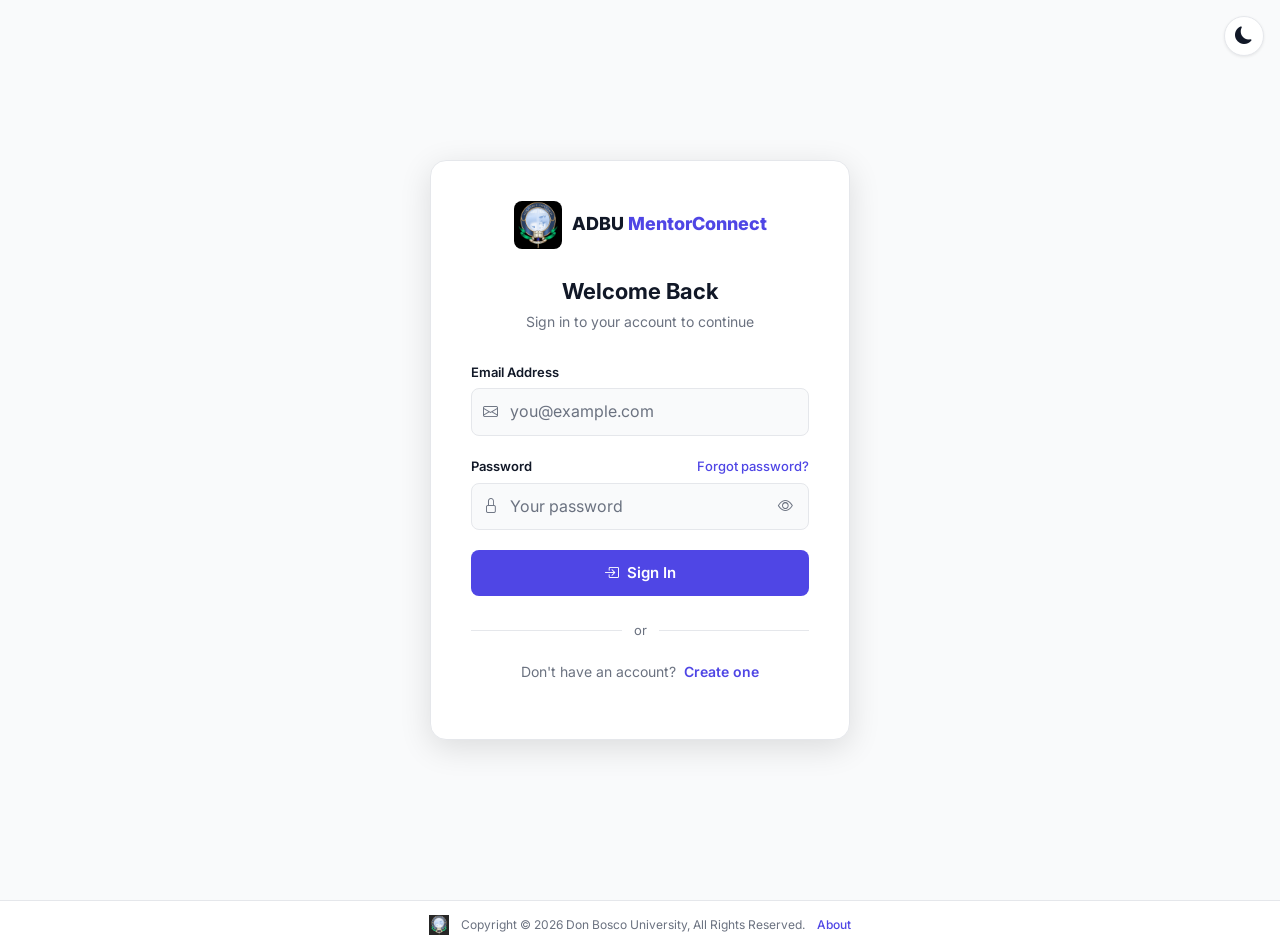
<file: index.html>
<!DOCTYPE html>
<html lang="en">
<head>
  <meta charset="UTF-8">
  <meta name="viewport" content="width=device-width, initial-scale=1.0">
  <title>Login – ADBU MentorConnect</title>
  <link rel="stylesheet" href="https://cdn.jsdelivr.net/npm/bootstrap@5.3.2/dist/css/bootstrap.min.css">
  <link rel="stylesheet" href="https://cdn.jsdelivr.net/npm/bootstrap-icons@1.11.3/font/bootstrap-icons.min.css">
  <link rel="stylesheet" href="css/styles.css">
  <script src="https://js.hcaptcha.com/1/api.js" async defer></script>
</head>
<body style="display:flex; flex-direction:column; min-height:100vh;">
  <div class="auth-bg-pattern"></div>

  <button class="theme-icon-btn" id="themeToggle" title="Toggle theme"
    style="position:fixed;top:1rem;right:1rem;z-index:10;width:2.5rem;height:2.5rem;
           border-radius:50%;background:var(--card);border:1px solid var(--border);
           color:var(--text);font-size:1.1rem;cursor:pointer;display:flex;
           align-items:center;justify-content:center;box-shadow:var(--shadow-sm)">
    <i class="bi bi-moon-fill"></i>
  </button>

  <div class="auth-page" style="flex:1;">
    <div class="auth-card animate-in">

      <div class="auth-logo">
        <img src="assets/logo.png" alt="ADBU" class="auth-logo-img">
        <div class="auth-logo-text">ADBU <span>MentorConnect</span></div>
      </div>

      <h1 class="auth-title">Welcome Back</h1>
      <p class="auth-subtitle">Sign in to your account to continue</p>

      <div id="loginAlert" style="display:none;margin-bottom:1rem"></div>

      <div class="form-group">
        <label class="form-label">Email Address</label>
        <div class="input-group-custom">
          <i class="bi bi-envelope input-icon"></i>
          <input type="email" id="loginEmail" class="form-control-custom"
                 placeholder="you@example.com" autocomplete="email">
        </div>
      </div>

      <div class="form-group">
        <label class="form-label" style="display:flex;justify-content:space-between;align-items:center">
          Password
          <a href="pages/forgot-password.html" style="font-weight:500;font-size:0.8125rem">Forgot password?</a>
        </label>
        <div class="input-group-custom">
          <i class="bi bi-lock input-icon"></i>
          <input type="password" id="loginPassword" class="form-control-custom"
                 placeholder="Your password" autocomplete="current-password">
          <i class="bi bi-eye input-icon-right" id="togglePassword" style="cursor:pointer"></i>
        </div>
      </div>

      <div class="form-group">
        <div class="h-captcha" data-sitekey="site_key_here"
             data-theme="light" id="hcaptchaWidget"></div>
        <div id="captchaError" style="display:none;color:var(--danger);font-size:0.8125rem;margin-top:0.25rem">
          <i class="bi bi-exclamation-circle me-1"></i>Please complete the CAPTCHA.
        </div>
      </div>

      <button class="btn-primary-custom w-100 justify-content-center" id="loginBtn"
              style="height:2.875rem;font-size:0.9375rem">
        <i class="bi bi-box-arrow-in-right"></i> Sign In
      </button>

      <div class="divider-text" style="margin:1.5rem 0 1.25rem">or</div>

      <p style="text-align:center;font-size:0.875rem;color:var(--text-muted)">
        Don't have an account?
        <a href="pages/register.html" style="font-weight:600;margin-left:0.25rem">Create one</a>
      </p>
    </div>
  </div>

  <footer class="auth-footer">
    <img src="assets/logo.png" alt="Don Bosco University">
    <span>Copyright &copy; 2026 Don Bosco University, All Rights Reserved.</span>
    <a href="pages/about.php">About</a>
  </footer>

  <script src="https://cdn.jsdelivr.net/npm/bootstrap@5.3.2/dist/js/bootstrap.bundle.min.js"></script>
  <script src="js/app.js"></script>
  <script>
    document.getElementById('togglePassword').addEventListener('click', function () {
      const input = document.getElementById('loginPassword');
      const isText = input.type === 'text';
      input.type = isText ? 'password' : 'text';
      this.className = isText ? 'bi bi-eye input-icon-right' : 'bi bi-eye-slash input-icon-right';
    });

    document.getElementById('loginBtn').addEventListener('click', async () => {
      const btn     = document.getElementById('loginBtn');
      const alertEl = document.getElementById('loginAlert');
      const email   = document.getElementById('loginEmail').value.trim();
      const password = document.getElementById('loginPassword').value;
      const captcha  = hcaptcha.getResponse();

      alertEl.style.display = 'none';
      document.getElementById('captchaError').style.display = 'none';

      if (!email || !password) { showAlert(alertEl, 'Please fill in all fields.', 'error'); return; }
      if (!captcha)             { document.getElementById('captchaError').style.display = 'block'; return; }

      setButtonLoading(btn, true, 'Signing in...');
      const res = await API.post('php/login.php', { email, password, 'h-captcha-response': captcha });
      setButtonLoading(btn, false);

      if (res.success) {
        showAlert(alertEl, 'Login successful! Redirecting…', 'success');
        setTimeout(() => window.location.href = res.redirect, 700);
      } else {
        showAlert(alertEl, res.message || 'Login failed.', 'error');
        hcaptcha.reset();
      }
    });

    document.getElementById('loginPassword').addEventListener('keypress', e => {
      if (e.key === 'Enter') document.getElementById('loginBtn').click();
    });

    function showAlert(el, msg, type) {
      el.style.display = 'flex';
      el.className = `alert-custom alert-${type}`;
      el.innerHTML = `<i class="bi bi-${type === 'success' ? 'check-circle' : 'exclamation-circle'} me-2"></i>${msg}`;
    }
  </script>
</body>
</html>
</file>
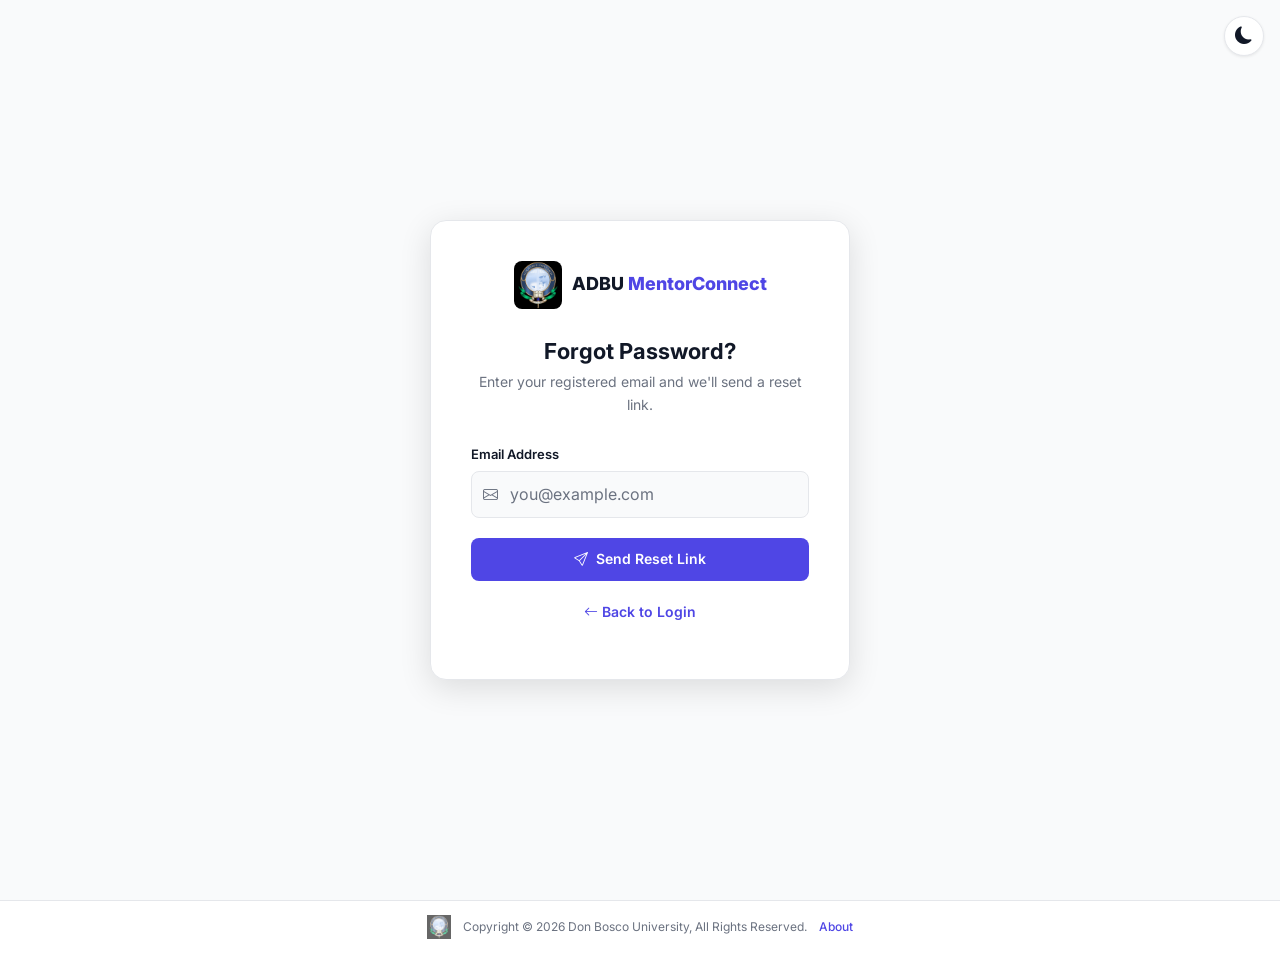
<file: pages/forgot-password.html>
<!DOCTYPE html>
<html lang="en">
<head>
  <meta charset="UTF-8">
  <meta name="viewport" content="width=device-width, initial-scale=1.0">
  <title>Forgot Password – ADBU MentorConnect</title>
  <link rel="stylesheet" href="https://cdn.jsdelivr.net/npm/bootstrap@5.3.2/dist/css/bootstrap.min.css">
  <link rel="stylesheet" href="https://cdn.jsdelivr.net/npm/bootstrap-icons@1.11.3/font/bootstrap-icons.min.css">
  <link rel="stylesheet" href="../css/styles.css">
  <script src="https://js.hcaptcha.com/1/api.js" async defer></script>
</head>
<body style="display:flex; flex-direction:column; min-height:100vh;">
<div class="auth-bg-pattern"></div>

<button class="theme-icon-btn" id="themeBtn" title="Toggle theme"
  style="position:fixed;top:1rem;right:1rem;z-index:10;width:2.5rem;height:2.5rem;
         border-radius:50%;background:var(--card);border:1px solid var(--border);
         color:var(--text);font-size:1.1rem;cursor:pointer;display:flex;
         align-items:center;justify-content:center;box-shadow:var(--shadow-sm)">
  <i class="bi bi-moon-fill"></i>
</button>

<div class="auth-page" style="flex:1;">
  <div class="auth-card animate-in">

    <div class="auth-logo"><img src="../assets/logo.png" alt="ADBU" class="auth-logo-img">
      
      <div class="auth-logo-text">ADBU <span>MentorConnect</span></div>
    </div>

    <!-- Email form -->
    <div id="step1">
      <h1 class="auth-title">Forgot Password?</h1>
      <p class="auth-subtitle">Enter your registered email and we'll send a reset link.</p>

      <div id="fpAlert" style="display:none;margin-bottom:1rem"></div>

      <div class="form-group">
        <label class="form-label">Email Address</label>
        <div class="input-group-custom">
          <i class="bi bi-envelope input-icon"></i>
          <input type="email" id="fpEmail" class="form-control-custom"
                 placeholder="you@example.com" autocomplete="email">
        </div>
      </div>

      <div class="form-group">
        <div class="h-captcha" data-sitekey="a06a7ca8-b958-41b8-8a4a-7ce6a722afde"></div>
        <div id="captchaError"
             style="display:none;color:var(--danger);font-size:0.8125rem;margin-top:0.25rem">
          <i class="bi bi-exclamation-circle me-1"></i>Please complete the CAPTCHA.
        </div>
      </div>

      <button class="btn-primary-custom w-100 justify-content-center" id="fpBtn">
        <i class="bi bi-send"></i> Send Reset Link
      </button>
    </div>

    <!-- Success -->
    <div id="step2" style="display:none;text-align:center">
      <div style="width:4rem;height:4rem;background:var(--accent-light);border-radius:50%;
                  display:flex;align-items:center;justify-content:center;
                  margin:0 auto 1rem;font-size:1.75rem">📧</div>
      <h2 class="auth-title">Check Your Inbox</h2>
      <p class="auth-subtitle">
        A reset link was sent to <strong id="sentEmail"></strong>.<br>
        It expires in <strong>1 hour</strong>.
      </p>

      <div style="background:var(--bg);border:1px solid var(--border);
                  border-radius:var(--radius-sm);padding:0.875rem;
                  font-size:0.8125rem;color:var(--text-muted);
                  text-align:left;margin-bottom:1.25rem">
        <p style="margin:0 0 0.375rem;font-weight:600;color:var(--text)">
          📌 Didn't receive it?
        </p>
        <ul style="margin:0;padding-left:1.1rem;line-height:1.9">
          <li>Check your <strong>spam / junk</strong> folder</li>
          <li>Make sure the email address is correct</li>
          <li>Wait up to 2 minutes</li>
        </ul>
      </div>

      <button class="btn-ghost-custom w-100 justify-content-center" onclick="resetForm()">
        <i class="bi bi-arrow-clockwise"></i> Try again
      </button>
    </div>

    <p style="text-align:center;font-size:0.875rem;color:var(--text-muted);margin-top:1.25rem">
      <a href="../index.html" style="font-weight:600">
        <i class="bi bi-arrow-left me-1"></i>Back to Login
      </a>
    </p>
  </div>
</div>

<script src="https://cdn.jsdelivr.net/npm/bootstrap@5.3.2/dist/js/bootstrap.bundle.min.js"></script>
<script src="../js/app.js"></script>
<script>
  // Theme button 
  const savedTheme = localStorage.getItem('theme') || 'light';
  if (savedTheme === 'dark') document.documentElement.setAttribute('data-theme','dark');
  document.getElementById('themeBtn').addEventListener('click', () => {
    const isDark = document.documentElement.getAttribute('data-theme') === 'dark';
    document.documentElement.setAttribute('data-theme', isDark ? 'light' : 'dark');
    localStorage.setItem('theme', isDark ? 'light' : 'dark');
    document.getElementById('themeBtn').innerHTML = isDark
      ? '<i class="bi bi-moon-fill"></i>'
      : '<i class="bi bi-sun-fill"></i>';
  });

  document.getElementById('fpBtn').addEventListener('click', async () => {
    const alertEl = document.getElementById('fpAlert');
    const email   = document.getElementById('fpEmail').value.trim();
    const captcha = (typeof hcaptcha !== 'undefined') ? hcaptcha.getResponse() : '';

    alertEl.style.display = 'none';
    document.getElementById('captchaError').style.display = 'none';

    if (!email) {
      showAlert(alertEl, 'error', 'Please enter your email address.');
      return;
    }
    if (!captcha) {
      document.getElementById('captchaError').style.display = 'block';
      return;
    }

    const btn = document.getElementById('fpBtn');
    setButtonLoading(btn, true, 'Sending…');

    try {
      const res = await API.post('../php/password_reset.php?action=request', {
        email,
        'h-captcha-response': captcha
      });

      if (!res.success) {
        showAlert(alertEl, 'error', res.message || 'Something went wrong.');
        if (typeof hcaptcha !== 'undefined') hcaptcha.reset();
        return;
      }

      // Success — show confirmation screen
      document.getElementById('step1').style.display = 'none';
      document.getElementById('step2').style.display = 'block';
      document.getElementById('sentEmail').textContent = email;

    } catch (e) {
      showAlert(alertEl, 'error', 'Network error. Please try again.');
    } finally {
      setButtonLoading(btn, false);
    }
  });

  document.getElementById('fpEmail').addEventListener('keypress', e => {
    if (e.key === 'Enter') document.getElementById('fpBtn').click();
  });

  function showAlert(el, type, msg) {
    el.style.display = 'flex';
    el.className = 'alert-custom alert-' + (type === 'error' ? 'error' : 'info');
    el.innerHTML = '<i class="bi bi-exclamation-circle me-2"></i>' + msg;
  }

  function resetForm() {
    document.getElementById('step1').style.display = 'block';
    document.getElementById('step2').style.display = 'none';
    document.getElementById('fpEmail').value = '';
    document.getElementById('fpAlert').style.display = 'none';
    if (typeof hcaptcha !== 'undefined') hcaptcha.reset();
  }
</script>
  <footer class="auth-footer">
    <img src="../assets/logo.png" alt="Don Bosco University" style="height:1.5rem;opacity:0.6">
    <span>Copyright &copy; 2026 Don Bosco University, All Rights Reserved.</span>
    <a href="about.php">About</a>
  </footer>
</body>
</html>
</file>
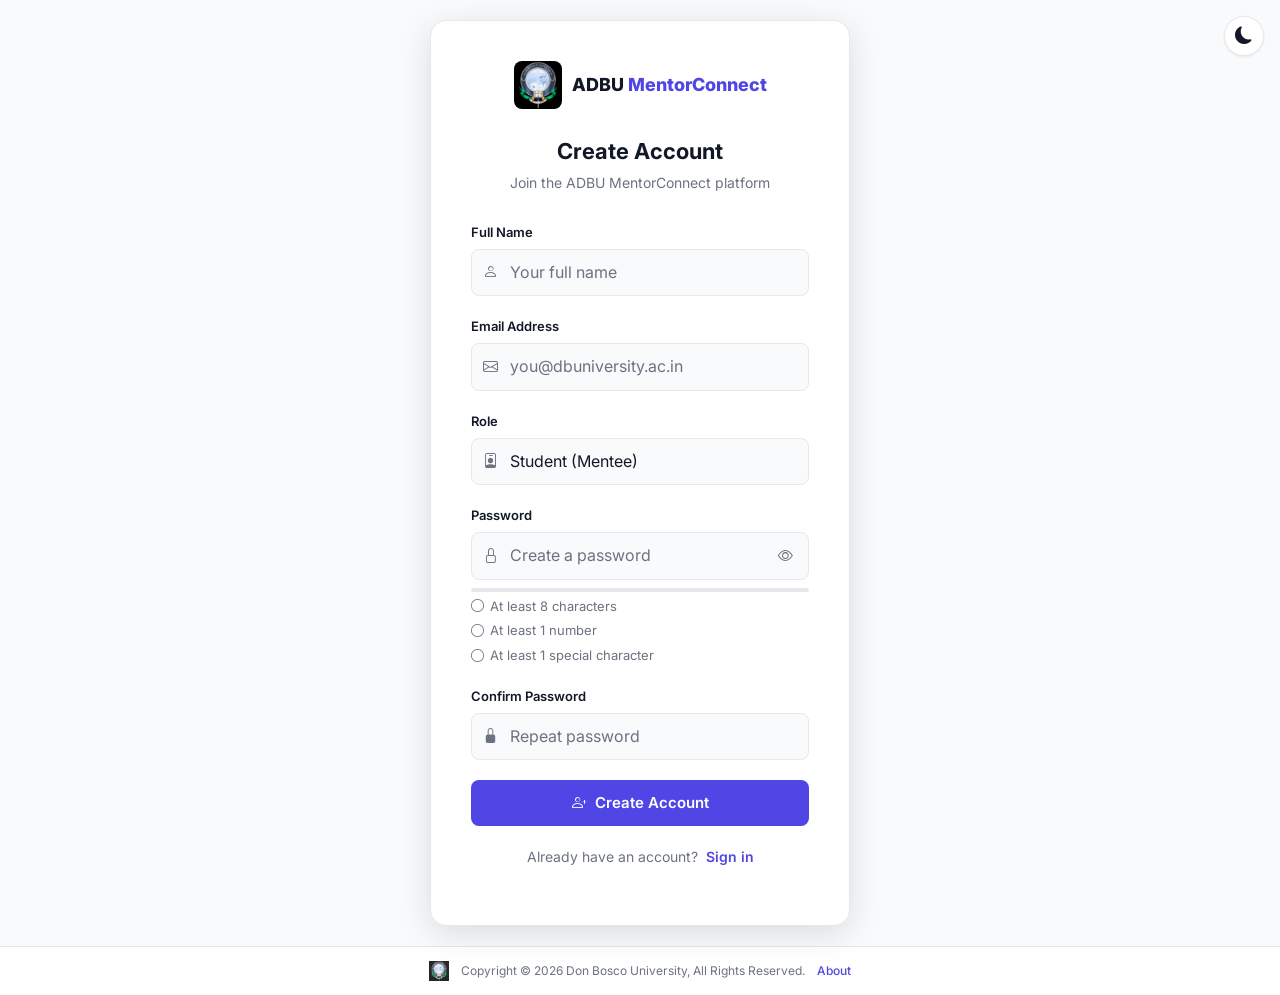
<file: pages/register.html>
<!DOCTYPE html>
<html lang="en">
<head>
  <meta charset="UTF-8">
  <meta name="viewport" content="width=device-width, initial-scale=1.0">
  <title>Register – ADBU MentorConnect</title>
  <link rel="stylesheet" href="https://cdn.jsdelivr.net/npm/bootstrap@5.3.2/dist/css/bootstrap.min.css">
  <link rel="stylesheet" href="https://cdn.jsdelivr.net/npm/bootstrap-icons@1.11.3/font/bootstrap-icons.min.css">
  <link rel="stylesheet" href="../css/styles.css">
  <script src="https://js.hcaptcha.com/1/api.js" async defer></script>
  <style>
    .req { display:flex; align-items:center; gap:0.375rem; font-size:0.8125rem; color:var(--text-muted); margin-top:0.25rem; }
    .req.met  { color:var(--success); }
    .req.fail { color:var(--danger); }
    .strength-bar { height:0.25rem; border-radius:99px; background:var(--border); margin-top:0.5rem; overflow:hidden; }
    .strength-fill { height:100%; border-radius:99px; transition:all .3s; width:0; }
  </style>
</head>
<body style="display:flex; flex-direction:column; min-height:100vh;">
<div class="auth-bg-pattern"></div>

<button class="theme-icon-btn" title="Toggle theme"
  style="position:fixed;top:1rem;right:1rem;z-index:10;width:2.5rem;height:2.5rem;
         border-radius:50%;background:var(--card);border:1px solid var(--border);
         color:var(--text);font-size:1.1rem;cursor:pointer;display:flex;
         align-items:center;justify-content:center;box-shadow:var(--shadow-sm)">
  <i class="bi bi-moon-fill"></i>
</button>

<div class="auth-page" style="flex:1;">
  <div class="auth-card animate-in">

    <div class="auth-logo">
      <img src="../assets/logo.png" alt="ADBU" class="auth-logo-img">
      <div class="auth-logo-text">ADBU <span>MentorConnect</span></div>
    </div>

    <h1 class="auth-title">Create Account</h1>
    <p class="auth-subtitle">Join the ADBU MentorConnect platform</p>

    <div id="regAlert" style="display:none;margin-bottom:1rem"></div>

    <div class="form-group">
      <label class="form-label">Full Name</label>
      <div class="input-group-custom">
        <i class="bi bi-person input-icon"></i>
        <input type="text" id="regName" class="form-control-custom" placeholder="Your full name">
      </div>
    </div>

    <div class="form-group">
      <label class="form-label">Email Address</label>
      <div class="input-group-custom">
        <i class="bi bi-envelope input-icon"></i>
        <input type="email" id="regEmail" class="form-control-custom" placeholder="you@dbuniversity.ac.in">
      </div>
    </div>

    <div class="form-group">
      <label class="form-label">Role</label>
      <div class="input-group-custom">
        <i class="bi bi-person-badge input-icon"></i>
        <select id="regRole" class="form-control-custom" style="padding-left:2.375rem">
          <option value="mentee">Student (Mentee)</option>
          <option value="mentor">Faculty (Mentor)</option>
        </select>
      </div>
    </div>

    <div class="form-group">
      <label class="form-label">Password</label>
      <div class="input-group-custom">
        <i class="bi bi-lock input-icon"></i>
        <input type="password" id="regPassword" class="form-control-custom" placeholder="Create a password" autocomplete="new-password">
        <i class="bi bi-eye input-icon-right" id="toggleRegPwd" style="cursor:pointer"></i>
      </div>
      <div class="strength-bar"><div class="strength-fill" id="strengthFill"></div></div>
      <div id="req-len"  class="req"><i class="bi bi-circle"></i> At least 8 characters</div>
      <div id="req-num"  class="req"><i class="bi bi-circle"></i> At least 1 number</div>
      <div id="req-spec" class="req"><i class="bi bi-circle"></i> At least 1 special character</div>
    </div>

    <div class="form-group">
      <label class="form-label">Confirm Password</label>
      <div class="input-group-custom">
        <i class="bi bi-lock-fill input-icon"></i>
        <input type="password" id="regConfirm" class="form-control-custom" placeholder="Repeat password" autocomplete="new-password">
      </div>
    </div>

    <div class="form-group">
      <div class="h-captcha" data-sitekey="site_key_here"></div>
      <div id="captchaError" style="display:none;color:var(--danger);font-size:0.8125rem;margin-top:0.25rem">
        <i class="bi bi-exclamation-circle me-1"></i>Please complete the CAPTCHA.
      </div>
    </div>

    <button class="btn-primary-custom w-100 justify-content-center" id="regBtn"
            style="height:2.875rem;font-size:0.9375rem">
      <i class="bi bi-person-plus"></i> Create Account
    </button>

    <p style="text-align:center;font-size:0.875rem;color:var(--text-muted);margin-top:1.25rem">
      Already have an account?
      <a href="../index.html" style="font-weight:600;margin-left:0.25rem">Sign in</a>
    </p>
  </div>
</div>

<footer class="auth-footer">
  <img src="../assets/logo.png" alt="Don Bosco University">
  <span>Copyright &copy; 2026 Don Bosco University, All Rights Reserved.</span>
  <a href="about.php">About</a>
</footer>

<script src="https://cdn.jsdelivr.net/npm/bootstrap@5.3.2/dist/js/bootstrap.bundle.min.js"></script>
<script src="../js/app.js"></script>
<script>
  document.getElementById('toggleRegPwd').addEventListener('click', function () {
    const el = document.getElementById('regPassword');
    const isText = el.type === 'text';
    el.type = isText ? 'password' : 'text';
    this.className = isText ? 'bi bi-eye input-icon-right' : 'bi bi-eye-slash input-icon-right';
  });

  const colors = ['','#EF4444','#F59E0B','#3B82F6','#10B981','#059669'];
  const labels = ['','Very Weak','Weak','Fair','Strong','Very Strong'];
  document.getElementById('regPassword').addEventListener('input', function () {
    const v = this.value;
    const len  = v.length >= 8;
    const num  = /[0-9]/.test(v);
    const spec = /[^a-zA-Z0-9]/.test(v);
    const upper = /[A-Z]/.test(v);
    setReq('req-len',  len);
    setReq('req-num',  num);
    setReq('req-spec', spec);
    const score = [v.length > 0, len, num, spec, upper && len].filter(Boolean).length;
    const fill = document.getElementById('strengthFill');
    fill.style.width = (score * 20) + '%';
    fill.style.background = colors[score] || '';
  });

  function setReq(id, met) {
    const el = document.getElementById(id);
    el.className = 'req ' + (met ? 'met' : (el.classList.contains('req') && !el.classList.contains('met') ? '' : 'fail'));
    el.querySelector('i').className = 'bi ' + (met ? 'bi-check-circle-fill' : 'bi-circle');
  }

  document.getElementById('regBtn').addEventListener('click', async () => {
    const alertEl = document.getElementById('regAlert');
    const name     = document.getElementById('regName').value.trim();
    const email    = document.getElementById('regEmail').value.trim();
    const role     = document.getElementById('regRole').value;
    const password = document.getElementById('regPassword').value;
    const confirm  = document.getElementById('regConfirm').value;
    const captcha  = (typeof hcaptcha !== 'undefined') ? hcaptcha.getResponse() : '';

    alertEl.style.display = 'none';
    document.getElementById('captchaError').style.display = 'none';

    if (!name || !email || !password) { showAlert(alertEl, 'Please fill in all fields.', 'error'); return; }
    if (password !== confirm) { showAlert(alertEl, 'Passwords do not match.', 'error'); return; }
    if (!captcha) { document.getElementById('captchaError').style.display = 'block'; return; }

    const btn = document.getElementById('regBtn');
    setButtonLoading(btn, true, 'Creating account...');
    const res = await API.post('../php/register.php', { full_name: name, email, role, password, confirm_password: confirm, 'h-captcha-response': captcha });
    setButtonLoading(btn, false);

    if (res.success) {
      showAlert(alertEl, res.message || 'Account created! Redirecting…', 'success');
      setTimeout(() => window.location.href = res.redirect || '../index.html', 1200);
    } else {
      showAlert(alertEl, res.message || 'Registration failed.', 'error');
      if (typeof hcaptcha !== 'undefined') hcaptcha.reset();
    }
  });

  function showAlert(el, msg, type) {
    el.style.display = 'flex';
    el.className = `alert-custom alert-${type}`;
    el.innerHTML = `<i class="bi bi-${type === 'success' ? 'check-circle' : 'exclamation-circle'} me-2"></i>${msg}`;
  }
</script>
</body>
</html>
</file>
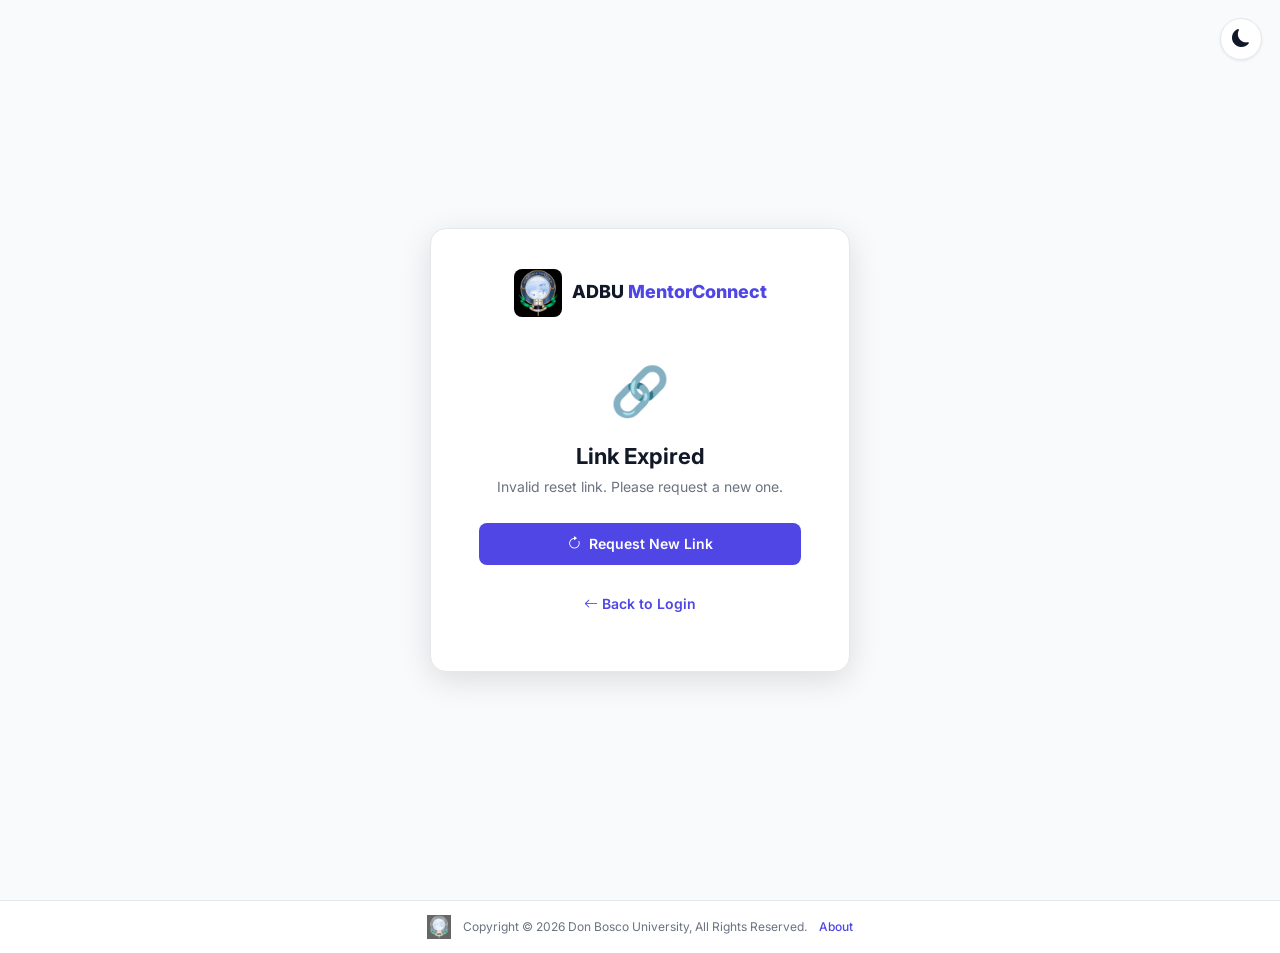
<file: pages/reset-password.html>
<!DOCTYPE html>
<html lang="en">
<head>
  <meta charset="UTF-8">
  <meta name="viewport" content="width=device-width, initial-scale=1.0">
  <title>Reset Password – ADBU MentorConnect</title>
  <link rel="stylesheet" href="https://cdn.jsdelivr.net/npm/bootstrap@5.3.2/dist/css/bootstrap.min.css">
  <link rel="stylesheet" href="https://cdn.jsdelivr.net/npm/bootstrap-icons@1.11.3/font/bootstrap-icons.min.css">
  <link rel="stylesheet" href="../css/styles.css">
  <style>
    .req { display:flex; align-items:center; gap:8px; font-size:13px; color:var(--text-muted); margin-bottom:5px; transition:color 0.2s; }
    .req i { font-size:14px; }
    .req.met { color:var(--success); }
    .req.fail { color:var(--danger); }
  </style>
</head>
<body style="display:flex; flex-direction:column; min-height:100vh;">
  <div class="auth-bg-pattern"></div>

  <button class="theme-icon-btn" title="Toggle theme"
    style="position:fixed;top:18px;right:18px;z-index:10;width:42px;height:42px;border-radius:50%;background:var(--card);border:1px solid var(--border);color:var(--text);font-size:18px;cursor:pointer;display:flex;align-items:center;justify-content:center;box-shadow:var(--shadow-sm);transition:var(--transition)">
    <i class="bi bi-moon-fill"></i>
  </button>

  <div class="auth-page" style="flex:1;">
    <div class="auth-card animate-in">
      <div class="auth-logo"><img src="../assets/logo.png" alt="ADBU" class="auth-logo-img">
        
        <div class="auth-logo-text">ADBU <span>MentorConnect</span></div>
      </div>

      <!-- Checking token state -->
      <div id="stateChecking" style="text-align:center;padding:20px">
        <div class="loading-spinner" style="border-color:var(--border);border-top-color:var(--accent);width:28px;height:28px;margin:0 auto 12px"></div>
        <p style="color:var(--text-muted)">Validating your reset link…</p>
      </div>

      <!-- Invalid token state -->
      <div id="stateInvalid" style="display:none;text-align:center;padding:8px">
        <div style="font-size:48px;margin-bottom:12px">🔗</div>
        <h2 class="auth-title">Link Expired</h2>
        <p class="auth-subtitle" style="margin-bottom:24px" id="invalidMsg">This reset link is invalid or has expired.</p>
        <a href="forgot-password.html" class="btn-primary-custom" style="justify-content:center;width:100%">
          <i class="bi bi-arrow-clockwise"></i> Request New Link
        </a>
      </div>

      <!-- Reset form -->
      <div id="stateForm" style="display:none">
        <h1 class="auth-title">Set New Password</h1>
        <p class="auth-subtitle">Choose a strong password for your account</p>

        <div id="resetAlert" style="display:none;margin-bottom:16px"></div>

        <div class="form-group">
          <label class="form-label">New Password</label>
          <div class="input-group-custom">
            <i class="bi bi-lock input-icon"></i>
            <input type="password" id="newPwd" class="form-control-custom" placeholder="Min. 8 chars, 1 number, 1 special">
            <i class="bi bi-eye input-icon-right" id="toggleNew"></i>
          </div>
          <!-- Requirements checklist -->
          <div style="margin-top:10px;padding:10px 12px;background:var(--bg);border-radius:8px;border:1px solid var(--border)">
            <div class="req" id="req-len"><i class="bi bi-circle"></i> At least 8 characters</div>
            <div class="req" id="req-num"><i class="bi bi-circle"></i> At least one number</div>
            <div class="req" id="req-spc"><i class="bi bi-circle"></i> At least one special character</div>
          </div>
        </div>

        <div class="form-group">
          <label class="form-label">Confirm New Password</label>
          <div class="input-group-custom">
            <i class="bi bi-lock-fill input-icon"></i>
            <input type="password" id="confirmPwd" class="form-control-custom" placeholder="Re-enter your new password">
          </div>
          <div class="req" id="req-match" style="margin-top:6px;display:none"><i class="bi bi-circle"></i> Passwords match</div>
        </div>

        <button class="btn-primary-custom w-100 justify-content-center" id="resetBtn" style="height:46px;font-size:15px" disabled>
          <i class="bi bi-shield-check"></i> Reset Password
        </button>
      </div>

      <p style="text-align:center;font-size:14px;color:var(--text-muted);margin-top:20px">
        <a href="../index.html" style="font-weight:600"><i class="bi bi-arrow-left me-1"></i>Back to Login</a>
      </p>
    </div>
  </div>

  <script src="https://cdn.jsdelivr.net/npm/bootstrap@5.3.2/dist/js/bootstrap.bundle.min.js"></script>
  <script src="../js/app.js"></script>
  <script>
    const params = new URLSearchParams(location.search);
    const token  = params.get('token');
    const email  = params.get('email');

    // Validate token on load
    async function checkToken() {
      if (!token || !email) { showInvalid('Invalid reset link. Please request a new one.'); return; }
      const res = await fetch(`../php/password_reset.php?action=validate_token&token=${token}&email=${encodeURIComponent(email)}`);
      const data = await res.json();
      document.getElementById('stateChecking').style.display = 'none';
      if (data.success) {
        document.getElementById('stateForm').style.display = 'block';
      } else {
        showInvalid(data.message);
      }
    }

    function showInvalid(msg) {
      document.getElementById('stateChecking').style.display = 'none';
      document.getElementById('stateInvalid').style.display  = 'block';
      document.getElementById('invalidMsg').textContent = msg;
    }

    // Password strength checker
    const pwd   = document.getElementById('newPwd');
    const conf  = document.getElementById('confirmPwd');
    const btn   = document.getElementById('resetBtn');
    const reqLen   = document.getElementById('req-len');
    const reqNum   = document.getElementById('req-num');
    const reqSpc   = document.getElementById('req-spc');
    const reqMatch = document.getElementById('req-match');

    function setReq(el, met) {
      el.className = 'req ' + (met ? 'met' : 'fail');
      el.querySelector('i').className = 'bi ' + (met ? 'bi-check-circle-fill' : 'bi-x-circle-fill');
    }

    function checkStrength() {
      const v = pwd.value;
      const len = v.length >= 8;
      const num = /[0-9]/.test(v);
      const spc = /[^a-zA-Z0-9]/.test(v);
      const match = v && v === conf.value;
      setReq(reqLen, len);
      setReq(reqNum, num);
      setReq(reqSpc, spc);
      if (conf.value) {
        reqMatch.style.display = 'flex';
        setReq(reqMatch, match);
        reqMatch.querySelector('i').className = 'bi ' + (match ? 'bi-check-circle-fill' : 'bi-x-circle-fill');
        const txt = reqMatch.childNodes[1];
        if (txt) txt.textContent = ' ' + (match ? 'Passwords match' : 'Passwords do not match');
      }
      btn.disabled = !(len && num && spc && match);
    }
    pwd.addEventListener('input', checkStrength);
    conf.addEventListener('input', checkStrength);

    document.getElementById('toggleNew').addEventListener('click', function () {
      const isText = pwd.type === 'text';
      pwd.type = isText ? 'password' : 'text';
      this.className = isText ? 'bi bi-eye input-icon-right' : 'bi bi-eye-slash input-icon-right';
    });

    // Submit reset
    btn.addEventListener('click', async () => {
      const alertEl = document.getElementById('resetAlert');
      setButtonLoading(btn, true, 'Resetting...');
      const res = await API.post('../php/password_reset.php?action=reset', {
        token, email,
        password:         pwd.value,
        confirm_password: conf.value,
      });
      setButtonLoading(btn, false);
      alertEl.style.display = 'flex';
      if (res.success) {
        alertEl.className = 'alert-custom alert-success';
        alertEl.innerHTML = '<i class="bi bi-check-circle me-2"></i>' + res.message;
        btn.disabled = true;
        setTimeout(() => window.location.href = res.redirect, 1800);
      } else {
        alertEl.className = 'alert-custom alert-error';
        alertEl.innerHTML = '<i class="bi bi-exclamation-circle me-2"></i>' + res.message;
      }
    });

    checkToken();
  </script>
  <footer class="auth-footer">
    <img src="../assets/logo.png" alt="Don Bosco University" style="height:1.5rem;opacity:0.6">
    <span>Copyright &copy; 2026 Don Bosco University, All Rights Reserved.</span>
    <a href="about.php">About</a>
  </footer>
</body>
</html>
</file>
<file: css/styles.css>
@import url('https://fonts.googleapis.com/css2?family=Inter:wght@300;400;500;600;700;800&display=swap');


:root {
  --bg:           #F9FAFB;
  --card:         #FFFFFF;
  --text:         #111827;
  --text-muted:   #6B7280;
  --border:       #E5E7EB;
  --sidebar:      #FFFFFF;
  --sidebar-text: #374151;
  --accent:       #4F46E5;
  --accent-hover: #4338CA;
  --accent-light: #EEF2FF;
  --success:      #10B981;
  --warning:      #F59E0B;
  --danger:       #EF4444;
  --shadow-sm:    0 1px 3px rgba(0,0,0,.08);
  --shadow-md:    0 4px 16px rgba(0,0,0,.08);
  --shadow-lg:    0 8px 32px rgba(0,0,0,.12);
  --radius:       0.75rem;
  --radius-sm:    0.5rem;
  --radius-lg:    1rem;
  --transition:   all 0.25s ease;
  --sidebar-w:    15rem;
  --navbar-h:     4rem;
}

[data-theme="dark"] {
  --bg:           #111827;
  --card:         #1F2937;
  --text:         #F9FAFB;
  --text-muted:   #D1D5DB;
  --border:       #374151;
  --sidebar:      #0F172A;
  --sidebar-text: #D1D5DB;
  --accent:       #6366F1;
  --accent-hover: #4F46E5;
  --accent-light: #1e1b4b;
  --shadow-sm:    0 1px 3px rgba(0,0,0,.3);
  --shadow-md:    0 4px 16px rgba(0,0,0,.3);
  --shadow-lg:    0 8px 32px rgba(0,0,0,.4);
}

/* ── Reset & Base  */
*, *::before, *::after { box-sizing: border-box; margin: 0; padding: 0; }
html { scroll-behavior: smooth; font-size: 16px; }
body {
  font-family: 'Inter', sans-serif;
  background: var(--bg); color: var(--text);
  transition: var(--transition); line-height: 1.6;
  font-size: 0.9375rem; min-height: 100vh;
}
::-webkit-scrollbar { width: 0.375rem; height: 0.375rem; }
::-webkit-scrollbar-track { background: var(--bg); }
::-webkit-scrollbar-thumb { background: var(--border); border-radius: 99px; }
::-webkit-scrollbar-thumb:hover { background: var(--text-muted); }
h1,h2,h3,h4,h5,h6 { font-weight: 700; color: var(--text); line-height: 1.3; }
p  { color: var(--text-muted); }
a  { color: var(--accent); text-decoration: none; transition: var(--transition); }
a:hover { color: var(--accent-hover); }

/* ── Sidebar ──────────────────────────────────────────────── */
.app-layout { display: flex; min-height: 100vh; }
.sidebar {
  width: var(--sidebar-w); background: var(--sidebar);
  border-right: 1px solid var(--border);
  position: fixed; top: 0; left: 0; height: 100vh;
  display: flex; flex-direction: column;
  z-index: 100; transition: var(--transition); overflow: hidden;
  box-shadow: var(--shadow-sm);
}
.sidebar.collapsed { width: 4.25rem; }
.sidebar.collapsed .sidebar-label,
.sidebar.collapsed .sidebar-brand-name,
.sidebar.collapsed .sidebar-section-title { display: none; }
.sidebar.collapsed .nav-item { justify-content: center; padding: 0.75rem; }
.sidebar.collapsed .nav-item i { margin-right: 0; }
.sidebar-brand {
  display: flex; align-items: center; gap: 0.75rem;
  padding: 1.25rem 1.25rem 1rem;
  border-bottom: 1px solid var(--border); min-height: var(--navbar-h);
}


.app-layout.footer-open .sidebar {
  height: calc(100vh - var(--footer-h));
  transition: height 0.4s cubic-bezier(0.32, 0.72, 0, 1);
}
.sidebar-brand-icon {
  width: 2.25rem; height: 2.25rem; background: var(--accent);
  border-radius: 0.625rem; display: flex; align-items: center; justify-content: center;
  color: white; font-size: 1rem; flex-shrink: 0;
}
.sidebar-brand-name { font-size: 0.9375rem; font-weight: 700; color: var(--text); white-space: nowrap; }
.sidebar-brand-name span { color: var(--accent); }
.sidebar-nav { flex: 1; overflow-y: auto; padding: 0.75rem; }
.sidebar-section-title {
  font-size: 0.6875rem; font-weight: 600; color: var(--text-muted);
  text-transform: uppercase; letter-spacing: .08em; padding: 1rem 0.5rem 0.375rem;
}
.nav-item {
  display: flex; align-items: center; gap: 0.75rem;
  padding: 0.625rem 0.75rem; border-radius: var(--radius-sm);
  color: var(--sidebar-text); font-size: 0.875rem; font-weight: 500;
  cursor: pointer; transition: var(--transition);
  white-space: nowrap; margin-bottom: 0.125rem; text-decoration: none;
}
.nav-item i { font-size: 1rem; width: 1.25rem; text-align: center; flex-shrink: 0; }
.nav-item:hover  { background: var(--accent-light); color: var(--accent); }
.nav-item.active { background: var(--accent-light); color: var(--accent); font-weight: 600; }
.nav-item.active i { color: var(--accent); }
.sidebar-footer { padding: 0.75rem; border-top: 1px solid var(--border); }

/* ── Main & Navbar */
.main-wrapper {
  margin-left: var(--sidebar-w); flex: 1;
  display: flex; flex-direction: column; min-height: 100vh; transition: var(--transition);
}
.main-wrapper.expanded { margin-left: 4.25rem; }
.navbar-top {
  height: var(--navbar-h); background: var(--card); border-bottom: 1px solid var(--border);
  position: sticky; top: 0; z-index: 99;
  display: flex; align-items: center; padding: 0 1.5rem; gap: 1rem;
  box-shadow: var(--shadow-sm);
}
.navbar-toggle-btn {
  background: none; border: none; color: var(--text-muted);
  font-size: 1.125rem; cursor: pointer; padding: 0.375rem;
  border-radius: 0.5rem; transition: var(--transition);
  display: flex; align-items: center; justify-content: center;
}
.navbar-toggle-btn:hover { background: var(--accent-light); color: var(--accent); }
.navbar-title   { font-size: 1rem; font-weight: 600; color: var(--text); flex: 1; }
.navbar-actions { display: flex; align-items: center; gap: 0.75rem; }
.profile-dropdown { position: relative; }
.profile-btn {
  display: flex; align-items: center; gap: 0.5rem;
  background: none; border: none; cursor: pointer;
  padding: 0.375rem 0.625rem; border-radius: var(--radius-sm);
  transition: var(--transition); color: var(--text);
}
.profile-btn:hover { background: var(--accent-light); }
.profile-btn img { width: 2rem; height: 2rem; border-radius: 50%; object-fit: cover; border: 2px solid var(--accent); }
.profile-btn .name { font-size: 0.8125rem; font-weight: 500; }
.dropdown-menu-custom {
  position: absolute; right: 0; top: calc(100% + 0.5rem);
  background: var(--card); border: 1px solid var(--border);
  border-radius: var(--radius); box-shadow: var(--shadow-lg);
  min-width: 11.25rem; z-index: 200; display: none; overflow: hidden;
}
.dropdown-menu-custom.show { display: block; animation: fadeInDown .2s ease; }
.dropdown-item-custom {
  display: flex; align-items: center; gap: 0.625rem;
  padding: 0.625rem 1rem; color: var(--text); font-size: 0.875rem;
  cursor: pointer; transition: var(--transition);
}
.dropdown-item-custom:hover { background: var(--accent-light); color: var(--accent); }
.dropdown-item-custom.danger:hover { background: #fee2e2; color: var(--danger); }
.dropdown-divider { height: 1px; background: var(--border); margin: 0.25rem 0; }
.page-content { padding: 1.75rem; flex: 1; }

/* ── Buttons  */
.btn-primary-custom {
  background: var(--accent); color: white; border: none;
  border-radius: var(--radius-sm); padding: 0.625rem 1.25rem;
  font-size: 0.875rem; font-weight: 600; cursor: pointer; transition: var(--transition);
  display: inline-flex; align-items: center; gap: 0.5rem;
  font-family: 'Inter', sans-serif; touch-action: manipulation;
}
.btn-primary-custom:hover    { background: var(--accent-hover); transform: translateY(-1px); box-shadow: 0 4px 12px rgba(79,70,229,.3); }
.btn-primary-custom:active   { transform: translateY(0); }
.btn-primary-custom:disabled { opacity: .55; cursor: not-allowed; transform: none; }
.btn-secondary-custom {
  background: var(--accent-light); color: var(--accent);
  border: 1px solid var(--accent); border-radius: var(--radius-sm);
  padding: 0.625rem 1.25rem; font-size: 0.875rem; font-weight: 600;
  cursor: pointer; transition: var(--transition);
  display: inline-flex; align-items: center; gap: 0.5rem;
  font-family: 'Inter', sans-serif; touch-action: manipulation;
}
.btn-secondary-custom:hover { background: var(--accent); color: white; }
.btn-danger-custom {
  background: #FEE2E2; color: var(--danger); border: 1px solid #FECACA;
  border-radius: var(--radius-sm); padding: 0.625rem 1.25rem;
  font-size: 0.875rem; font-weight: 600; cursor: pointer; transition: var(--transition);
  display: inline-flex; align-items: center; gap: 0.5rem; font-family: 'Inter', sans-serif;
}
.btn-danger-custom:hover { background: var(--danger); color: white; }
.btn-success-custom {
  background: #D1FAE5; color: var(--success); border: 1px solid #A7F3D0;
  border-radius: var(--radius-sm); padding: 0.625rem 1.25rem;
  font-size: 0.875rem; font-weight: 600; cursor: pointer; transition: var(--transition);
  display: inline-flex; align-items: center; gap: 0.5rem; font-family: 'Inter', sans-serif;
}
.btn-success-custom:hover { background: var(--success); color: white; }
.btn-ghost-custom {
  background: none; border: 1px solid var(--border); color: var(--text-muted);
  border-radius: var(--radius-sm); padding: 0.5625rem 1.125rem;
  font-size: 0.875rem; font-weight: 500; cursor: pointer; transition: var(--transition);
  font-family: 'Inter', sans-serif; display: inline-flex; align-items: center; gap: 0.5rem;
  touch-action: manipulation;
}
.btn-ghost-custom:hover { background: var(--accent-light); color: var(--accent); border-color: var(--accent); }
.btn-icon {
  width: 2.25rem; height: 2.25rem;
  background: none; border: 1px solid var(--border); border-radius: var(--radius-sm);
  color: var(--text-muted); display: flex; align-items: center; justify-content: center;
  cursor: pointer; transition: var(--transition); font-size: 0.9375rem;
}
.btn-icon:hover { background: var(--accent-light); color: var(--accent); border-color: var(--accent); }

/* ── Form inputs  */
.form-group { margin-bottom: 1.25rem; }
.form-label { display: block; font-size: 0.8125rem; font-weight: 600; color: var(--text); margin-bottom: 0.375rem; }
.form-control-custom {
  width: 100%; background: var(--bg); border: 1.5px solid var(--border);
  border-radius: var(--radius-sm); padding: 0.625rem 0.875rem;
  font-size: 1rem; 
  color: var(--text); font-family: 'Inter', sans-serif;
  transition: var(--transition); outline: none; -webkit-appearance: none;
}
.form-control-custom:focus   { border-color: var(--accent); box-shadow: 0 0 0 3px rgba(79,70,229,.1); background: var(--card); }
.form-control-custom::placeholder { color: var(--text-muted); }
.form-control-custom.error   { border-color: var(--danger); }
.form-control-custom:disabled{ opacity: .6; cursor: not-allowed; }
.form-error { font-size: 0.75rem; color: var(--danger); margin-top: 0.25rem; }
.input-group-custom { position: relative; }
.input-group-custom .input-icon      { position: absolute; left: 0.75rem; top: 50%; transform: translateY(-50%); color: var(--text-muted); font-size: 0.9375rem; pointer-events: none; }
.input-group-custom .form-control-custom { padding-left: 2.375rem; }
.input-group-custom .input-icon-right { position: absolute; right: 0.75rem; top: 50%; transform: translateY(-50%); color: var(--text-muted); cursor: pointer; font-size: 0.9375rem; padding: 0.25rem; }

/* ── Cards, Stat Cards */
.card-custom {
  background: var(--card); border: 1px solid var(--border);
  border-radius: var(--radius); box-shadow: var(--shadow-sm);
  padding: 1.5rem; transition: var(--transition);
}
.card-custom:hover { box-shadow: var(--shadow-md); }
.stat-card {
  background: var(--card); border: 1px solid var(--border);
  border-radius: var(--radius); padding: 1.25rem 1.5rem;
  display: flex; align-items: center; gap: 1rem; transition: var(--transition);
}
.stat-card:hover { box-shadow: var(--shadow-md); transform: translateY(-2px); }
.stat-icon {
  width: 3.25rem; height: 3.25rem; border-radius: 0.875rem;
  display: flex; align-items: center; justify-content: center;
  font-size: 1.375rem; flex-shrink: 0;
}
.stat-icon.indigo { background: #EEF2FF; color: #4F46E5; }
.stat-icon.green  { background: #D1FAE5; color: #059669; }
.stat-icon.amber  { background: #FEF3C7; color: #D97706; }
.stat-icon.rose   { background: #FEE2E2; color: #DC2626; }
[data-theme="dark"] .stat-icon.indigo { background: #1e1b4b; }
[data-theme="dark"] .stat-icon.green  { background: #022c22; }
[data-theme="dark"] .stat-icon.amber  { background: #2d1b00; }
[data-theme="dark"] .stat-icon.rose   { background: #2d0a0a; }
.stat-value { font-size: 1.75rem; font-weight: 800; color: var(--text); line-height: 1; }
.stat-label { font-size: 0.8125rem; color: var(--text-muted); margin-top: 0.25rem; }

/* ── Tables */
.table-custom { width: 100%; border-collapse: collapse; }
.table-custom th {
  font-size: 0.75rem; font-weight: 600; text-transform: uppercase;
  letter-spacing: .06em; color: var(--text-muted);
  padding: 0.625rem 1rem; text-align: left;
  border-bottom: 1px solid var(--border); background: var(--bg);
}
.table-custom td { padding: 0.875rem 1rem; border-bottom: 1px solid var(--border); font-size: 0.875rem; color: var(--text); vertical-align: middle; }
.table-custom tr:last-child td { border-bottom: none; }
.table-custom tbody tr { transition: var(--transition); }
.table-custom tbody tr:hover { background: var(--accent-light); }

/* ── Badges*/
.badge-custom { display: inline-flex; align-items: center; padding: 0.1875rem 0.625rem; border-radius: 99px; font-size: 0.6875rem; font-weight: 600; text-transform: capitalize; }
.badge-indigo { background: #EEF2FF; color: #4F46E5; }
.badge-green  { background: #D1FAE5; color: #059669; }
.badge-amber  { background: #FEF3C7; color: #D97706; }
.badge-red    { background: #FEE2E2; color: #DC2626; }
.badge-gray   { background: var(--border); color: var(--text-muted); }
[data-theme="dark"] .badge-indigo { background: #1e1b4b; }
[data-theme="dark"] .badge-green  { background: #022c22; }
[data-theme="dark"] .badge-amber  { background: #2d1b00; }
[data-theme="dark"] .badge-red    { background: #2d0a0a; }

/* ── Misc components  */
.online-dot  { width: 0.5rem; height: 0.5rem; border-radius: 50%; background: var(--success); flex-shrink: 0; box-shadow: 0 0 0 2px rgba(16,185,129,.2); }
.offline-dot { background: var(--text-muted); box-shadow: none; }
.avatar { border-radius: 50%; object-fit: cover; flex-shrink: 0; border: 2px solid var(--border); }
.avatar-sm { width: 2rem;    height: 2rem; }
.avatar-md { width: 2.75rem; height: 2.75rem; }
.avatar-lg { width: 4rem;    height: 4rem; }
.avatar-xl { width: 5.5rem;  height: 5.5rem; }
.avatar-placeholder { border-radius: 50%; flex-shrink: 0; background: var(--accent); color: white; display: flex; align-items: center; justify-content: center; font-weight: 700; font-size: 0.875rem; }
.theme-toggle { width: 2.75rem; height: 1.5rem; background: var(--border); border-radius: 99px; position: relative; cursor: pointer; transition: var(--transition); border: none; padding: 0; flex-shrink: 0; }
.theme-toggle.on { background: var(--accent); }
.theme-toggle::after { content: ''; position: absolute; top: .125rem; left: .125rem; width: 1.25rem; height: 1.25rem; background: white; border-radius: 50%; transition: var(--transition); box-shadow: var(--shadow-sm); }
.theme-toggle.on::after { left: 1.375rem; }

/* ── Alerts  */
.alert-custom { padding: 0.75rem 1rem; border-radius: var(--radius-sm); font-size: 0.875rem; display: flex; align-items: center; gap: 0.625rem; }
.alert-success { background: #D1FAE5; color: #065F46; border: 1px solid #6EE7B7; }
.alert-error   { background: #FEE2E2; color: #991B1B; border: 1px solid #FECACA; }
.alert-info    { background: #EEF2FF; color: #3730A3; border: 1px solid #C7D2FE; }
[data-theme="dark"] .alert-success { background: #022c22; color: #6EE7B7; border-color: #065F46; }
[data-theme="dark"] .alert-error   { background: #2d0a0a; color: #FCA5A5; border-color: #7F1D1D; }
[data-theme="dark"] .alert-info    { background: #1e1b4b; color: #A5B4FC; border-color: #3730A3; }

/* ── Modal  */
.modal-overlay { position: fixed; inset: 0; background: rgba(0,0,0,.4); backdrop-filter: blur(4px); z-index: 999; display: flex; align-items: center; justify-content: center; opacity: 0; pointer-events: none; transition: var(--transition); padding: 1rem; }
.modal-overlay.show { opacity: 1; pointer-events: all; }
.modal-box { background: var(--card); border-radius: var(--radius-lg); box-shadow: var(--shadow-lg); width: 100%; max-width: 32.5rem; max-height: 90vh; overflow-y: auto; padding: 2rem; transform: scale(.95); transition: var(--transition); }
.modal-overlay.show .modal-box { transform: scale(1); }
.modal-header { display: flex; align-items: center; justify-content: space-between; margin-bottom: 1.5rem; }
.modal-title  { font-size: 1.125rem; font-weight: 700; color: var(--text); }
.modal-close  { background: none; border: none; color: var(--text-muted); font-size: 1.25rem; cursor: pointer; transition: var(--transition); padding: .25rem; border-radius: .375rem; }
.modal-close:hover { color: var(--danger); background: #FEE2E2; }
.modal-footer { display: flex; gap: .75rem; justify-content: flex-end; margin-top: 1.5rem; flex-wrap: wrap; }

/* ── User cards  */
.user-card { background: var(--card); border: 1.5px solid var(--border); border-radius: var(--radius); padding: 1.25rem; display: flex; flex-direction: column; align-items: center; text-align: center; gap: .75rem; transition: var(--transition); cursor: pointer; }
.user-card:hover { border-color: var(--accent); box-shadow: var(--shadow-md); transform: translateY(-2px); }
.user-card.selected { border-color: var(--accent); background: var(--accent-light); }
.user-card .user-name  { font-weight: 600; font-size: 0.875rem; color: var(--text); }
.user-card .user-email { font-size: 0.75rem; color: var(--text-muted); }

/* ── Chat  */
.chat-layout { display: flex; height: calc(100vh - var(--navbar-h)); }
.chat-list-panel { width: 18.75rem; flex-shrink: 0; background: var(--card); border-right: 1px solid var(--border); display: flex; flex-direction: column; overflow: hidden; }
.chat-list-header { padding: 1rem 1rem .75rem; border-bottom: 1px solid var(--border); }
.chat-list-header h2 { font-size: 1rem; font-weight: 700; margin-bottom: .625rem; }
.chat-list-search { background: var(--bg); border: 1px solid var(--border); border-radius: var(--radius-sm); padding: .5rem .75rem .5rem 2.25rem; font-size: .875rem; color: var(--text); width: 100%; outline: none; transition: var(--transition); font-family: 'Inter', sans-serif; }
.chat-list-search:focus { border-color: var(--accent); }
.chat-list-search-wrap { position: relative; }
.chat-list-search-wrap i { position: absolute; left: .625rem; top: 50%; transform: translateY(-50%); color: var(--text-muted); font-size: .875rem; }
.chat-list { overflow-y: auto; flex: 1; }
.chat-list-item { display: flex; align-items: center; gap: .75rem; padding: .75rem 1rem; cursor: pointer; transition: var(--transition); border-bottom: 1px solid var(--border); }
.chat-list-item:hover { background: var(--accent-light); }
.chat-list-item.active { background: var(--accent-light); border-left: 3px solid var(--accent); }
.chat-list-item .chat-item-info    { flex: 1; min-width: 0; }
.chat-list-item .chat-item-name    { font-size: .875rem; font-weight: 600; color: var(--text); white-space: nowrap; overflow: hidden; text-overflow: ellipsis; }
.chat-list-item .chat-item-preview { font-size: .75rem; color: var(--text-muted); white-space: nowrap; overflow: hidden; text-overflow: ellipsis; }
.chat-list-item .chat-item-meta    { display: flex; flex-direction: column; align-items: flex-end; gap: .25rem; }
.chat-list-item .chat-time         { font-size: .6875rem; color: var(--text-muted); }
.unread-badge { background: var(--accent); color: white; font-size: .625rem; font-weight: 700; min-width: 1.125rem; height: 1.125rem; border-radius: 99px; display: flex; align-items: center; justify-content: center; padding: 0 .25rem; }
.chat-window { flex: 1; display: flex; flex-direction: column; background: var(--bg); overflow: hidden; }
.chat-window-empty { flex: 1; display: flex; flex-direction: column; align-items: center; justify-content: center; color: var(--text-muted); gap: .75rem; }
.chat-window-empty i { font-size: 3rem; opacity: .3; }
.chat-header { background: var(--card); border-bottom: 1px solid var(--border); padding: .75rem 1.25rem; display: flex; align-items: center; gap: .75rem; box-shadow: var(--shadow-sm); }
.chat-header-info { flex: 1; }
.chat-header-name   { font-size: .9375rem; font-weight: 700; color: var(--text); }
.chat-header-status { font-size: .75rem; color: var(--text-muted); display: flex; align-items: center; gap: .3125rem; }
.chat-messages { flex: 1; overflow-y: auto; padding: 1.25rem; display: flex; flex-direction: column; gap: .75rem; }
.message-group { display: flex; gap: .625rem; max-width: 75%; }
.message-group.mine { align-self: flex-end; flex-direction: row-reverse; }
.message-bubble { background: var(--card); border: 1px solid var(--border); border-radius: 1.125rem; padding: .625rem .875rem; font-size: .875rem; line-height: 1.5; box-shadow: var(--shadow-sm); max-width: 100%; word-break: break-word; }
.message-bubble.mine { background: var(--accent); color: white; border-color: var(--accent); }
.message-time { font-size: .6875rem; color: var(--text-muted); margin-top: .25rem; text-align: right; }
.message-sender-name { font-size: .75rem; font-weight: 600; color: var(--text-muted); margin-bottom: .1875rem; }
.chat-input-area { background: var(--card); border-top: 1px solid var(--border); padding: .875rem 1.25rem; display: flex; align-items: center; gap: .75rem; }
.chat-input { flex: 1; background: var(--bg); border: 1.5px solid var(--border); border-radius: 1.5rem; padding: .625rem 1.125rem; font-size: 1rem; color: var(--text); outline: none; transition: var(--transition); font-family: 'Inter', sans-serif; resize: none; line-height: 1.4; }
.chat-input:focus { border-color: var(--accent); background: var(--card); }
.chat-send-btn { width: 2.625rem; height: 2.625rem; border-radius: 50%; background: var(--accent); border: none; color: white; font-size: 1rem; cursor: pointer; transition: var(--transition); display: flex; align-items: center; justify-content: center; flex-shrink: 0; }
.chat-send-btn:hover { background: var(--accent-hover); transform: scale(1.08); }

/* ── Auth pages */
.auth-page { min-height: 100vh; display: flex; align-items: center; justify-content: center; background: var(--bg); padding: 1.25rem; position: relative; }
.auth-card { background: var(--card); border: 1px solid var(--border); border-radius: var(--radius-lg); box-shadow: var(--shadow-lg); width: 100%; max-width: 26.25rem; padding: 2.5rem; position: relative; z-index: 1; }
.auth-logo { display: flex; align-items: center; justify-content: center; gap: .625rem; margin-bottom: 1.75rem; }
.auth-logo-icon { width: 2.75rem; height: 2.75rem; background: var(--accent); border-radius: .75rem; display: flex; align-items: center; justify-content: center; color: white; font-size: 1.25rem; }
.auth-logo-text { font-size: 1.125rem; font-weight: 800; color: var(--text); }
.auth-logo-text span { color: var(--accent); }
.auth-title    { font-size: 1.375rem; font-weight: 700; text-align: center; margin-bottom: .375rem; }
.auth-subtitle { font-size: .875rem; color: var(--text-muted); text-align: center; margin-bottom: 1.75rem; }

/* ── Misc  */
.theme-icon-btn:hover { background: var(--accent-light) !important; color: var(--accent) !important; border-color: var(--accent) !important; }
.chat-back-btn { display: none; }
.page-header { margin-bottom: 1.5rem; }
.page-header h1 { font-size: 1.375rem; font-weight: 800; }
.page-header p  { font-size: .875rem; color: var(--text-muted); margin-top: .25rem; }
.page-header-row { display: flex; align-items: center; justify-content: space-between; flex-wrap: wrap; gap: .75rem; }
.empty-state { display: flex; flex-direction: column; align-items: center; justify-content: center; padding: 3rem 1.25rem; text-align: center; gap: .75rem; }
.empty-state i { font-size: 2.5rem; color: var(--text-muted); opacity: .4; }
.empty-state p { font-size: .875rem; color: var(--text-muted); max-width: 16.25rem; }
.welcome-card { background: linear-gradient(135deg, var(--accent), #7C3AED); border-radius: var(--radius); padding: 1.75rem 2rem; color: white; margin-bottom: 1.5rem; position: relative; overflow: hidden; }
.welcome-card::after { content: ''; position: absolute; right: -1.25rem; top: -1.25rem; width: 9.375rem; height: 9.375rem; background: rgba(255,255,255,.07); border-radius: 50%; }
.welcome-card h2 { font-size: 1.25rem; font-weight: 800; color: white; }
.welcome-card p  { color: rgba(255,255,255,.8); font-size: .875rem; margin-top: .375rem; }
.divider { height: 1px; background: var(--border); margin: 1.25rem 0; }
.divider-text { display: flex; align-items: center; gap: .75rem; color: var(--text-muted); font-size: .8125rem; }
.divider-text::before, .divider-text::after { content: ''; flex: 1; height: 1px; background: var(--border); }
.profile-picture-upload { display: flex; flex-direction: column; align-items: center; gap: .75rem; padding: 1.5rem; border: 2px dashed var(--border); border-radius: var(--radius); cursor: pointer; transition: var(--transition); }
.profile-picture-upload:hover { border-color: var(--accent); background: var(--accent-light); }
.profile-picture-upload img { width: 5.5rem; height: 5.5rem; border-radius: 50%; object-fit: cover; border: 3px solid var(--accent); }
.assign-panel { background: var(--card); border: 1px solid var(--border); border-radius: var(--radius); overflow: hidden; }
.assign-panel-header { padding: .875rem 1.25rem; background: var(--bg); border-bottom: 1px solid var(--border); font-weight: 600; font-size: .875rem; }
.assign-panel-body { padding: .75rem; max-height: 25rem; overflow-y: auto; }
.assign-connect { display: flex; align-items: center; justify-content: center; }
.task-card { background: var(--card); border: 1px solid var(--border); border-radius: var(--radius); padding: 1.125rem 1.25rem; transition: var(--transition); cursor: pointer; margin-bottom: .75rem; }
.task-card:hover { box-shadow: var(--shadow-md); border-color: var(--accent); }
.task-card.overdue { border-left: 3px solid var(--danger); }

/* ── Notification dot */
.nav-dot { display: none; width: .5rem; height: .5rem; background: var(--danger); border-radius: 50%; margin-left: auto; flex-shrink: 0; animation: pulse-dot 1.8s infinite; }
.nav-dot.show { display: block; }
@keyframes pulse-dot { 0%,100% { transform:scale(1); opacity:1; } 50% { transform:scale(1.35); opacity:.75; } }

/* ── Animations  */
@keyframes fadeInDown { from { opacity:0; transform:translateY(-.5rem); } to { opacity:1; transform:translateY(0); } }
@keyframes fadeIn     { from { opacity:0; transform:translateY(.5rem);  } to { opacity:1; transform:translateY(0); } }
@keyframes spin       { to { transform:rotate(360deg); } }
.animate-in { animation: fadeIn .3s ease; }
.loading-spinner { width: 1.25rem; height: 1.25rem; border: 2px solid rgba(255,255,255,.3); border-top-color: white; border-radius: 50%; animation: spin .7s linear infinite; display: inline-block; }


@media (max-width: 61.9375em) {
  .sidebar { transform: translateX(-100%); box-shadow: var(--shadow-lg); z-index: 200; }
  .sidebar.mobile-open { transform: translateX(0); }
  .sidebar-backdrop { position: fixed; inset: 0; background: rgba(0,0,0,.45); z-index: 199; display: none; }
  .sidebar-backdrop.show { display: block; }
  .main-wrapper { margin-left: 0 !important; }
  .page-content { padding: 1rem; }
  .chat-layout { height: calc(100vh - var(--navbar-h)); }
  .chat-list-panel { width: 100%; max-width: 100%; }
  .chat-window { display: none; }
  .chat-window.mobile-active { display: flex; position: fixed; inset: 0; top: 0; z-index: 300; flex-direction: column; background: var(--bg); }
  .chat-back-btn { display: flex !important; }
  .table-responsive-wrap { overflow-x: auto; -webkit-overflow-scrolling: touch; }
  .stats-grid { grid-template-columns: repeat(2,1fr) !important; }
}

@media (max-width: 48em) {
  .auth-card { padding: 1.5rem 1.125rem; max-width: 100% !important; }
  .auth-title { font-size: 1.25rem; }
  .navbar-top { padding: 0 .75rem; gap: .5rem; }
  .navbar-top .profile-btn .name { display: none; }
  .navbar-title { font-size: .875rem; }
  .page-content { padding: .75rem; }
  .stat-card { padding: .875rem 1rem; gap: .75rem; }
  .stat-value { font-size: 1.375rem; }
  .stat-icon  { width: 2.75rem; height: 2.75rem; font-size: 1.125rem; border-radius: .75rem; }
  .welcome-card { padding: 1.25rem; }
  .welcome-card h2 { font-size: 1.0625rem; }
  .page-header-row { flex-direction: column; align-items: flex-start; }
  .page-header-row > div { width: 100%; }
  .page-header-row input, .page-header-row select { width: 100% !important; }
  .card-custom { padding: 1rem; }
  .chat-layout { height: auto; flex-direction: column; }
  .chat-list-panel { border-right: none; border-bottom: 1px solid var(--border); }
  .chat-list-item { padding: .625rem .875rem; }
  .chat-input-area { padding: .625rem .75rem; gap: .5rem; }
  .table-custom th, .table-custom td { padding: .625rem .75rem; font-size: .8125rem; }
  
  .modal-overlay { align-items: flex-end; padding: 0; }
  .modal-box { border-radius: var(--radius-lg) var(--radius-lg) 0 0; max-height: 92vh; max-width: 100%; padding: 1.5rem 1.125rem; }
  .assign-panel-body { max-height: 16.25rem; }
  .btn-row-mobile { flex-direction: column; width: 100%; }
  .btn-row-mobile .btn-primary-custom,
  .btn-row-mobile .btn-secondary-custom,
  .btn-row-mobile .btn-ghost-custom { width: 100%; justify-content: center; }
  
  .notif-dropdown { width: calc(100vw - 1rem); right: -.25rem; max-width: none; }
}


@media (max-width: 30em) {
  html { font-size: 15px; }
  .auth-card { padding: 1.25rem .875rem; }
  .auth-logo-text { font-size: 1rem; }
  .auth-logo-icon { width: 2.375rem; height: 2.375rem; font-size: 1.0625rem; }
  :root { --navbar-h: 3.5rem; }
  .page-content { padding: .625rem; }
  .stat-value { font-size: 1.25rem; }
  .stat-icon  { width: 2.5rem; height: 2.5rem; font-size: 1rem; border-radius: .625rem; }
  .stat-label { font-size: .6875rem; }
  .welcome-card h2 { font-size: .9375rem; }
  .card-custom { padding: .875rem; }
  .page-header h1 { font-size: 1.125rem; }
  .message-group { max-width: 88% !important; }
  .message-bubble { font-size: .8125rem; padding: .5rem .75rem; }
  .btn-primary-custom, .btn-secondary-custom, .btn-ghost-custom { font-size: .8125rem; padding: .5625rem .875rem; }
  .avatar-xl { width: 4.5rem; height: 4.5rem; }
}


input[type="text"],
input[type="email"],
input[type="password"],
input[type="search"],
input[type="number"],
select,
textarea { font-size: max(1rem, 16px) !important; }

/* ── Brand logo image (sidebar) */
.sidebar-brand-img {
  width: 2.25rem; height: 2.25rem;
  object-fit: contain; flex-shrink: 0;
  border-radius: 0.375rem;
 
  mix-blend-mode: multiply;
}
[data-theme="dark"] .sidebar-brand-img {
  
  mix-blend-mode: normal;
  filter: brightness(1.1);
}

/* ── Auth logo image  */
.auth-logo-img {
  width: 3rem; height: 3rem;
  object-fit: contain; flex-shrink: 0;
  border-radius: 0.5rem;
  mix-blend-mode: multiply;
}
[data-theme="dark"] .auth-logo-img {
  mix-blend-mode: normal;
}

/* ── Auth footer  */
.auth-footer {
  position: static;
  display: flex; align-items: center; justify-content: center;
  gap: 0.75rem; flex-wrap: wrap;
  padding: 0.875rem 1.25rem;
  background: var(--card);
  border-top: 1px solid var(--border);
  font-size: 0.75rem; color: var(--text-muted);
}
.auth-footer a { color: var(--accent); font-weight: 500; }
.auth-footer img {
  height: 1.25rem; width: auto;
  object-fit: contain; opacity: 0.85;
  mix-blend-mode: multiply;
}
[data-theme="dark"] .auth-footer img {
  mix-blend-mode: normal; opacity: 0.7;
}


:root { --footer-h: 2.75rem; }

.smart-footer {
  position: fixed;
  left: 0;
  right: 0;
  bottom: calc(-1 * var(--footer-h));  
  height: var(--footer-h);
  z-index: 1200;
  background: var(--card);
  border-top: 1px solid var(--border);
  box-shadow: 0 -4px 20px rgba(0,0,0,0.07);
  transition: bottom 0.4s cubic-bezier(0.32, 0.72, 0, 1);
}


.smart-footer.is-visible {
  bottom: 0;
}


.main-wrapper.footer-open {
  padding-bottom: var(--footer-h);
  transition: padding-bottom 0.4s cubic-bezier(0.32, 0.72, 0, 1);
}

.smart-footer__inner {
  height: var(--footer-h);
  display: flex;
  align-items: center;
  justify-content: center;
  gap: 0.625rem;
  padding: 0 1.75rem;
}

.smart-footer__logo {
  height: 1.2rem;
  width: auto;
  object-fit: contain;
  flex-shrink: 0;
  mix-blend-mode: multiply;
  opacity: 0.85;
}
[data-theme="dark"] .smart-footer__logo {
  mix-blend-mode: normal;
  opacity: 0.65;
}

.smart-footer__copy {
  font-size: 0.8rem;
  color: var(--text-muted);
}

@media (max-width: 600px) {
  .smart-footer__inner { padding: 0 1rem; gap: 0.4rem; }
  .smart-footer__copy  { font-size: 0.7rem; }
}
</file>
